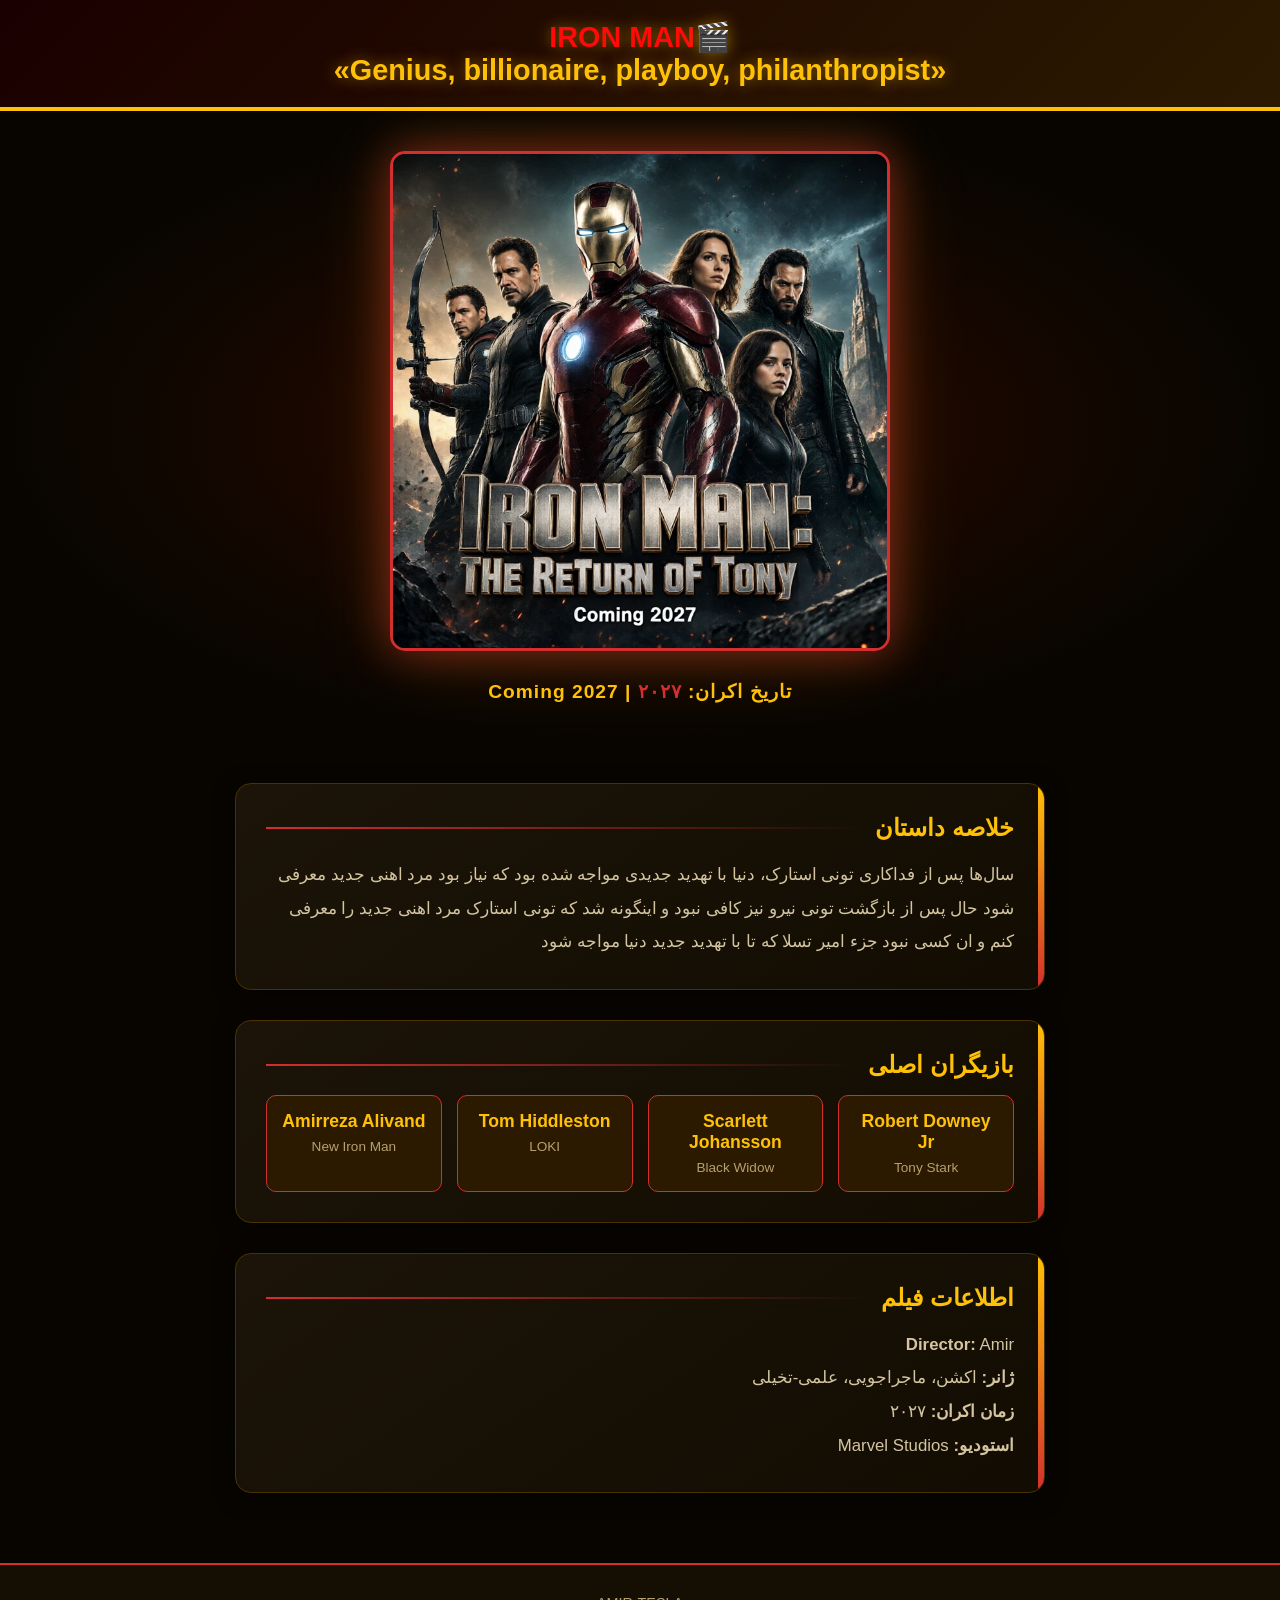
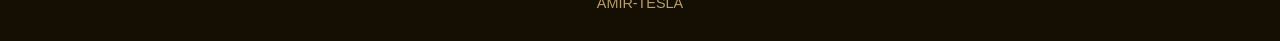
<file: index.html>
<!DOCTYPE html>
<html lang="fa" dir="rtl">
<head>
    <meta charset="UTF-8">
    <meta name="viewport" content="width=device-width, initial-scale=1.0">
    <title> Iron Man: The Return of Tony</title>
    <link rel="stylesheet" href="CSS.CSS" />
    
</head>
<body>

    <header>
        <h1>🎬IRON MAN</h1>
        <H2>«Genius, billionaire, playboy, philanthropist»</H2>
    </header>

    <!-- بخش پوستر اصلی -->
    <section class="poster-section">
    <img class="poster-img" src="poster.jpg" alt="پوستر فیلم">

        <div class="release-date">
            تاریخ اکران: <span>۲۰۲۷</span> | Coming 2027
        </div>
    </section>

    <main>
        <!-- داستان فیلم -->
        <div class="card">
            <h2>خلاصه داستان</h2>
            <p>
                 سال‌ها پس از فداکاری تونی استارک، دنیا با تهدید جدیدی مواجه شده بود که نیاز بود مرد اهنی جدید معرفی شود حال پس از بازگشت تونی  نیرو نیز کافی نبود و اینگونه شد که تونی استارک مرد اهنی جدید را معرفی کنم  و ان کسی نبود جزء امیر تسلا که  تا با تهدید جدید دنیا مواجه شود   
            </p>
        </div>

        <!-- بازیگران -->
        <div class="card">
            <h2>بازیگران اصلی</h2>
            <div class="cast">
                <div class="actor">
                    <strong>Robert Downey Jr</strong>
                    <span>Tony Stark</span>
                </div>
                <div class="actor">
                    <strong>Scarlett Johansson</strong>
                    <span>Black Widow</span>
                </div>
                <div class="actor">
                    <strong>Tom Hiddleston</strong>
                    <span>LOKI</span>
                </div>
                <div class="actor">
                    <strong>Amirreza Alivand </strong>
                    <span>New Iron Man </span>
                </div>
            </div>
        </div>

        <!-- اطلاعات فیلم -->
        <div class="card">
            <h2>اطلاعات فیلم</h2>
            <p>
                <strong>Director:</strong> Amir<br>
                <strong>ژانر:</strong> اکشن، ماجراجویی، علمی-تخیلی<br>
                <strong>زمان اکران:</strong> ۲۰۲۷<br>
                <strong>استودیو:</strong> Marvel Studios
            </p>
        </div>
    </main>

    <footer>
         AMIR-TESLA
    </footer>

</body>
</html>
</file>
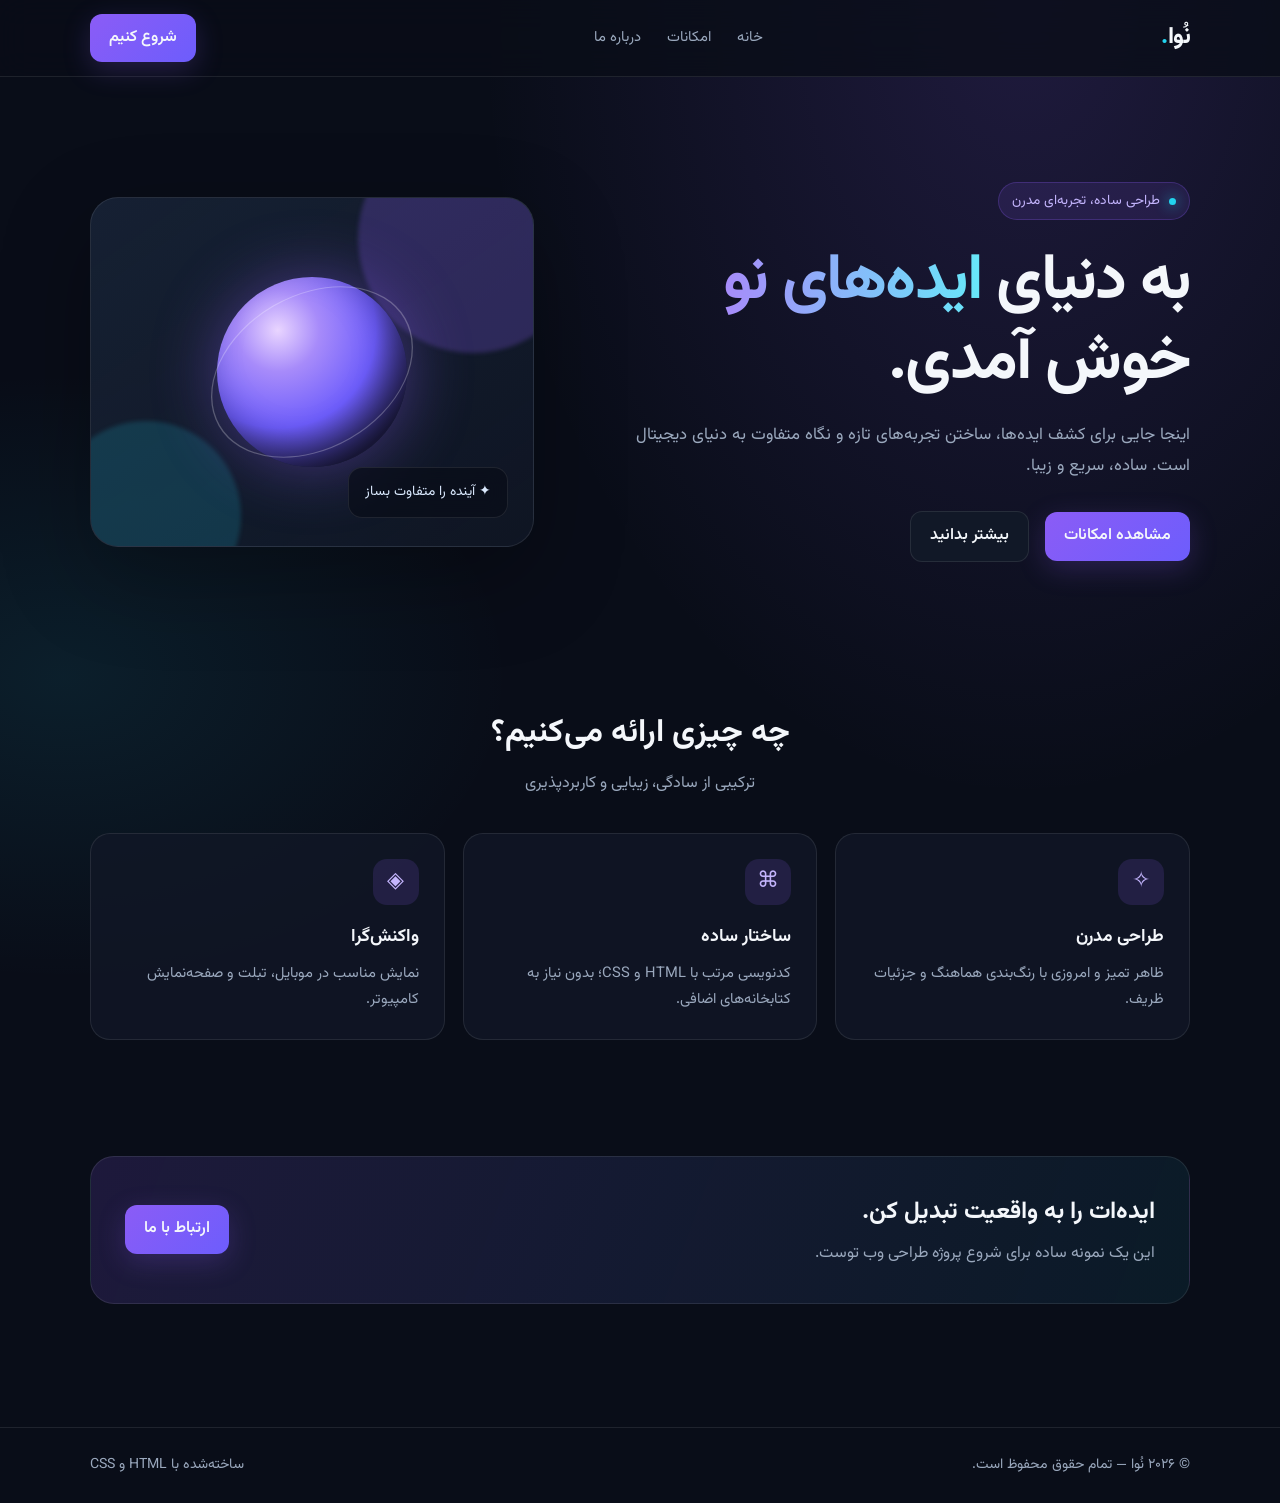
<file: index (1).html>
<!DOCTYPE html>
<html lang="fa" dir="rtl">
<head>
  <meta charset="UTF-8">
  <meta name="viewport" content="width=device-width, initial-scale=1.0">
  <meta name="description" content="یک وب‌سایت مدرن با تم تاریک">
  <title>نُوا | تجربه‌ای متفاوت از وب</title>
  <style>
    @import url('https://fonts.googleapis.com/css2?family=Vazirmatn:wght@300;400;500;600;700;800&display=swap');

    :root {
      --bg: #090d18;
      --surface: #111827;
      --surface-2: #172235;
      --text: #f4f7fb;
      --muted: #9aa8bd;
      --accent: #8b5cf6;
      --accent-2: #22d3ee;
      --border: rgba(255,255,255,.09);
    }

    * { box-sizing: border-box; }
    html { scroll-behavior: smooth; }
    body {
      margin: 0;
      font-family: "Vazirmatn", Tahoma, sans-serif;
      color: var(--text);
      background:
        radial-gradient(ellipse at 80% 0%, rgba(139,92,246,.17), transparent 34rem),
        radial-gradient(ellipse at 5% 45%, rgba(34,211,238,.09), transparent 28rem),
        var(--bg);
      line-height: 1.8;
    }
    a { color: inherit; text-decoration: none; }
    .container { width: min(1100px, calc(100% - 40px)); margin: auto; }

    header {
      position: sticky; top: 0; z-index: 10;
      background: rgba(9,13,24,.78);
      backdrop-filter: blur(16px);
      border-bottom: 1px solid var(--border);
    }
    nav {
      min-height: 76px; display: flex; align-items: center;
      justify-content: space-between; gap: 24px;
    }
    .brand { font-size: 1.45rem; font-weight: 800; letter-spacing: -.5px; }
    .brand span { color: var(--accent-2); }
    .nav-links { display: flex; gap: 26px; color: var(--muted); font-size: .92rem; }
    .nav-links a:hover { color: var(--text); }
    .nav-cta, .button {
      display: inline-flex; align-items: center; justify-content: center;
      padding: 10px 19px; border-radius: 12px; font-weight: 600;
      background: linear-gradient(135deg, var(--accent), #6d5dfc);
      box-shadow: 0 8px 28px rgba(139,92,246,.22);
      transition: transform .2s, box-shadow .2s;
    }
    .nav-cta:hover, .button:hover { transform: translateY(-2px); box-shadow: 0 12px 32px rgba(139,92,246,.3); }

    .hero { padding: 105px 0 85px; display: grid; grid-template-columns: 1.15fr .85fr; align-items: center; gap: 55px; }
    .eyebrow {
      display: inline-flex; align-items: center; gap: 9px;
      color: #c4b5fd; background: rgba(139,92,246,.12);
      border: 1px solid rgba(139,92,246,.25); border-radius: 999px;
      padding: 6px 13px; font-size: .85rem;
    }
    .dot { width: 7px; height: 7px; background: var(--accent-2); border-radius: 50%; box-shadow: 0 0 14px var(--accent-2); }
    h1 { font-size: clamp(2.5rem, 5vw, 4.5rem); line-height: 1.25; margin: 22px 0 18px; letter-spacing: -1.8px; }
    h1 span { background: linear-gradient(90deg, #a78bfa, #67e8f9); -webkit-background-clip: text; background-clip: text; color: transparent; }
    .hero p { color: var(--muted); max-width: 560px; font-size: 1.05rem; margin: 0 0 30px; }
    .hero-actions { display: flex; align-items: center; gap: 16px; flex-wrap: wrap; }
    .button.secondary { background: var(--surface); border: 1px solid var(--border); box-shadow: none; }
    .visual {
      min-height: 350px; border: 1px solid var(--border); border-radius: 28px;
      background: linear-gradient(145deg, rgba(23,34,53,.95), rgba(17,24,39,.75));
      display: grid; place-items: center; position: relative; overflow: hidden;
      box-shadow: 0 30px 90px rgba(0,0,0,.28);
    }
    .visual::before, .visual::after { content: ""; position: absolute; border-radius: 50%; filter: blur(2px); }
    .visual::before { width: 230px; height: 230px; background: rgba(139,92,246,.24); top: -75px; right: -55px; }
    .visual::after { width: 190px; height: 190px; background: rgba(34,211,238,.16); bottom: -65px; left: -40px; }
    .orb {
      width: 190px; height: 190px; border-radius: 50%; position: relative; z-index: 1;
      background: radial-gradient(circle at 32% 28%, #e9d5ff, #a78bfa 22%, #6d5dfc 52%, #22204f 78%);
      box-shadow: 0 0 65px rgba(139,92,246,.42), inset -15px -18px 35px rgba(0,0,0,.35);
    }
    .orb::after { content: ""; position: absolute; inset: 18px; border: 1px solid rgba(255,255,255,.25); border-radius: 50%; transform: rotate(-30deg) scaleX(1.4); }
    .float-card {
      position: absolute; z-index: 2; bottom: 28px; right: 25px;
      padding: 12px 16px; border: 1px solid var(--border); border-radius: 14px;
      background: rgba(9,13,24,.72); color: #dbeafe; font-size: .86rem;
      backdrop-filter: blur(10px);
    }

    section { padding: 58px 0; }
    .section-head { text-align: center; margin-bottom: 34px; }
    .section-head h2 { font-size: 2rem; margin: 0 0 8px; }
    .section-head p { color: var(--muted); margin: 0; }
    .cards { display: grid; grid-template-columns: repeat(3, 1fr); gap: 18px; }
    .card {
      padding: 25px; background: rgba(17,24,39,.78);
      border: 1px solid var(--border); border-radius: 20px;
      transition: transform .2s, border-color .2s;
    }
    .card:hover { transform: translateY(-5px); border-color: rgba(139,92,246,.5); }
    .icon {
      width: 46px; height: 46px; display: grid; place-items: center;
      border-radius: 14px; color: #c4b5fd; background: rgba(139,92,246,.15);
      font-size: 1.35rem; margin-bottom: 16px;
    }
    .card h3 { margin: 0 0 8px; font-size: 1.1rem; }
    .card p { color: var(--muted); font-size: .92rem; margin: 0; }

    .callout {
      padding: 34px; border: 1px solid var(--border); border-radius: 24px;
      background: linear-gradient(110deg, rgba(139,92,246,.16), rgba(34,211,238,.07));
      display: flex; align-items: center; justify-content: space-between; gap: 24px;
    }
    .callout h2 { margin: 0 0 6px; }
    .callout p { color: var(--muted); margin: 0; }
    footer { border-top: 1px solid var(--border); margin-top: 65px; padding: 25px 0; color: var(--muted); font-size: .88rem; }
    footer .container { display: flex; justify-content: space-between; gap: 16px; flex-wrap: wrap; }

    @media (max-width: 760px) {
      .nav-links { display: none; }
      .hero { grid-template-columns: 1fr; padding-top: 70px; gap: 35px; }
      .visual { min-height: 290px; }
      .cards { grid-template-columns: 1fr; }
      .callout { align-items: flex-start; flex-direction: column; }
    }
  </style>
</head>
<body>
  <header>
    <div class="container">
      <nav>
        <a class="brand" href="#">نُوا<span>.</span></a>
        <div class="nav-links">
          <a href="#home">خانه</a>
          <a href="#services">امکانات</a>
          <a href="#about">درباره ما</a>
        </div>
        <a class="nav-cta" href="#about">شروع کنیم</a>
      </nav>
    </div>
  </header>

  <main>
    <div class="container">
      <section class="hero" id="home">
        <div>
          <div class="eyebrow"><span class="dot"></span> طراحی ساده، تجربه‌ای مدرن</div>
          <h1>به دنیای <span>ایده‌های نو</span> خوش آمدی.</h1>
          <p>اینجا جایی برای کشف ایده‌ها، ساختن تجربه‌های تازه و نگاه متفاوت به دنیای دیجیتال است. ساده، سریع و زیبا.</p>
          <div class="hero-actions">
            <a class="button" href="#services">مشاهده امکانات</a>
            <a class="button secondary" href="#about">بیشتر بدانید</a>
          </div>
        </div>
        <div class="visual" aria-label="تصویر انتزاعی بنفش">
          <div class="orb"></div>
          <div class="float-card">✦ آینده را متفاوت بساز</div>
        </div>
      </section>

      <section id="services">
        <div class="section-head">
          <h2>چه چیزی ارائه می‌کنیم؟</h2>
          <p>ترکیبی از سادگی، زیبایی و کاربردپذیری</p>
        </div>
        <div class="cards">
          <article class="card">
            <div class="icon">✧</div>
            <h3>طراحی مدرن</h3>
            <p>ظاهر تمیز و امروزی با رنگ‌بندی هماهنگ و جزئیات ظریف.</p>
          </article>
          <article class="card">
            <div class="icon">⌘</div>
            <h3>ساختار ساده</h3>
            <p>کدنویسی مرتب با HTML و CSS؛ بدون نیاز به کتابخانه‌های اضافی.</p>
          </article>
          <article class="card">
            <div class="icon">◈</div>
            <h3>واکنش‌گرا</h3>
            <p>نمایش مناسب در موبایل، تبلت و صفحه‌نمایش کامپیوتر.</p>
          </article>
        </div>
      </section>

      <section id="about">
        <div class="callout">
          <div>
            <h2>ایده‌ات را به واقعیت تبدیل کن.</h2>
            <p>این یک نمونه ساده برای شروع پروژه طراحی وب توست.</p>
          </div>
          <a class="button" href="mailto:hello@example.com">ارتباط با ما</a>
        </div>
      </section>
    </div>
  </main>

  <footer>
    <div class="container">
      <span>© ۲۰۲۶ نُوا — تمام حقوق محفوظ است.</span>
      <span>ساخته‌شده با HTML و CSS</span>
    </div>
  </footer>
</body>
</html>
</file>
<file: CSS.CSS>
* {
            margin: 0;
            padding: 0;
            box-sizing: border-box;
            font-family: 'Vazirmatn', Tahoma, sans-serif;
        }

        body {
            background-color: #080500;
            color: #f5e6c8;
            min-height: 100vh;
        }

        /* ---------- هدر سایت ---------- */
        header {
            background: linear-gradient(135deg, #1a0000 0%, #2b1a00 100%);
            border-bottom: 4px solid #ffc107;
            padding: 20px;
            text-align: center;
        }

        header h1 {
            color: #ff0909;
            font-size: 1.8rem;
            font-weight: 900;
            text-shadow: 0 0 15px rgba(255, 193, 7, 0.5);
        }
        header h2 {
            color: #ffc107;
            font-size: 1.8rem;
            font-weight: 900;
            text-shadow: 0 0 15px rgba(255, 193, 7, 0.5);
        }

        /* ---------- بخش پوستر ---------- */
        .poster-section {
            text-align: center;
            padding: 40px 20px;
            background: radial-gradient(ellipse at center, #2b0a00 0%, #080500 70%);
        }

        .poster-img {
            width: 100%;
            max-width: 500px;
            border-radius: 15px;
            border: 3px solid #d32f2f;
            box-shadow: 0 0 40px rgba(211, 47, 47, 0.5), 0 0 80px rgba(255, 193, 7, 0.2);
            transition: transform 0.4s ease, box-shadow 0.4s ease;
        }

        .poster-img:hover {
            transform: scale(1.03);
            box-shadow: 0 0 60px rgba(255, 193, 7, 0.6);
        }

        .release-date {
            margin-top: 25px;
            font-size: 1.2rem;
            color: #ffc107;
            font-weight: 700;
            letter-spacing: 1px;
        }

        .release-date span {
            color: #d32f2f;
        }

        /* ---------- محتوا ---------- */
        main {
            max-width: 850px;
            margin: 0 auto;
            padding: 40px 20px;
        }

        .card {
            background: linear-gradient(145deg, #1c1408, #120c02);
            border: 1px solid #4a3200;
            border-radius: 16px;
            padding: 30px;
            margin-bottom: 30px;
            position: relative;
            overflow: hidden;
            box-shadow: 0 4px 20px rgba(0, 0, 0, 0.5);
        }

        .card::before {
            content: '';
            position: absolute;
            top: 0;
            right: 0;
            width: 6px;
            height: 100%;
            background: linear-gradient(180deg, #ffc107, #d32f2f);
        }

        .card h2 {
            color: #ffc107;
            font-size: 1.5rem;
            font-weight: 800;
            margin-bottom: 16px;
            display: flex;
            align-items: center;
            gap: 10px;
        }

        .card h2::after {
            content: '';
            flex: 1;
            height: 2px;
            background: linear-gradient(90deg, #d32f2f, transparent);
        }

        .card p {
            line-height: 2;
            color: #d4c5a0;
            font-size: 1.05rem;
        }

        /* ---------- بازیگران ---------- */
        .cast {
            display: flex;
            gap: 15px;
            flex-wrap: wrap;
            margin-top: 15px;
        }

        .actor {
            flex: 1;
            min-width: 120px;
            background: #2b1a00;
            border: 1px solid #d32f2f;
            border-radius: 10px;
            padding: 15px;
            text-align: center;
        }

        .actor strong {
            display: block;
            color: #ffc107;
            font-size: 1.1rem;
            margin-bottom: 5px;
        }

        .actor span {
            color: #b89f6e;
            font-size: 0.85rem;
        }

        /* ---------- فوتر ---------- */
        footer {
            text-align: center;
            padding: 30px 20px;
            border-top: 2px solid #d32f2f;
            background-color: #150e02;
            color: #b89f6e;
            font-size: 0.9rem;
        }

        footer span {
            color: #ffc107;
        }
</file>
